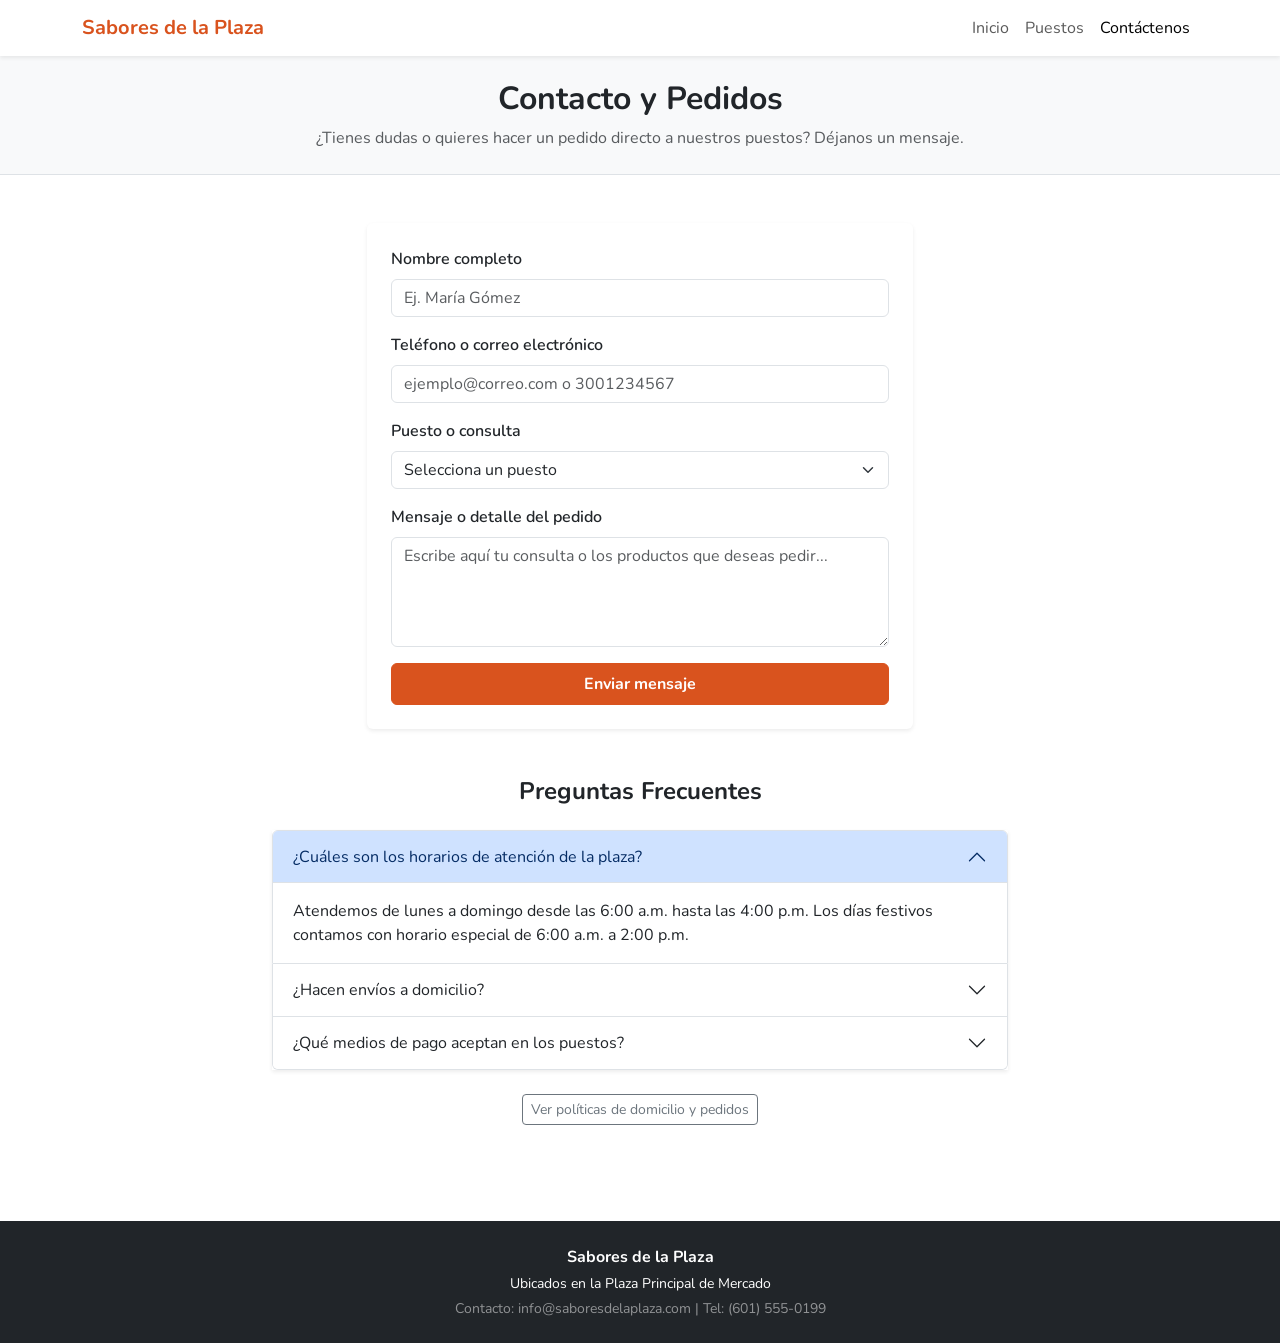
<file: plaza/contacto.html>
<!--
============================================================
Página CONTACTO Y PEDIDOS · Sabores de la Plaza
Ejercicios 01, 02, 06, 07 y 08
============================================================
Escribe tu HTML DEBAJO de este comentario.

Ejercicios 01 y 02 · Igual que en index.html
  - Bootstrap instalado y la MISMA barra de navegación.

Ejercicio 06 · El formulario
  - Campos: nombre (type="text"), teléfono o correo (type="tel" o
    type="email"), un <select> con al menos 3 puestos y un
    <textarea> para el mensaje.
  - Cada campo con su <label for="..."> igual a su id.
  - Clases de Bootstrap: form-control (form-select en el select).
  - Un <button type="submit"> con btn y un color (btn-primary…).
  - Centrado y sin ocupar todo el ancho en pantalla grande:
    la fila con justify-content-center y la columna menor a 12.

Ejercicio 07 · Más componentes de la documentación
  - Preguntas frecuentes (Components → Accordion), al menos 3.
  - Y uno de estos dos: un modal (Components → Modal) o unas
    pestañas (Components → Navs and tabs). Aquí o en otra página.

Ejercicio 08 · La letra
  - El mismo <link> de Google Fonts que en index.html.
============================================================
-->
<!DOCTYPE html>
<html lang="es">

<head>
  <meta charset="UTF-8">
  <meta name="viewport" content="width=device-width, initial-scale=1.0">
  <title>Contacto y Pedidos · Sabores de la Plaza</title>
  
  <!-- Bootstrap 5 CSS -->
  <link href="https://cdn.jsdelivr.net/npm/bootstrap@5.3.3/dist/css/bootstrap.min.css" rel="stylesheet">
  <!-- Google Fonts-->
  <link href="https://fonts.googleapis.com/css2?family=Nunito:wght@400;600;700&display=swap" rel="stylesheet">
  <!-- CSS -->
  <link rel="stylesheet" href="styles.css">
</head>

<body class="d-flex flex-column min-vh-100">

  <!-- Ejercicio 02 -->
  <nav class="navbar navbar-expand-lg bg-white shadow-sm">
    <div class="container">
      <a class="navbar-brand fw-bold text-primary" href="index.html">
        Sabores de la Plaza
      </a>
      <button class="navbar-toggler" type="button" data-bs-toggle="collapse" data-bs-target="#menuPrincipal"
        aria-controls="menuPrincipal" aria-expanded="false" aria-label="Abrir menú">
        <span class="navbar-toggler-icon"></span>
      </button>
      <div class="collapse navbar-collapse" id="menuPrincipal">
        <ul class="navbar-nav ms-auto">
          <li class="nav-item"><a class="nav-link" href="index.html">Inicio</a></li>
          <li class="nav-item"><a class="nav-link" href="puestos.html">Puestos</a></li>
          <li class="nav-item"><a class="nav-link active" href="contacto.html">Contáctenos</a></li>
        </ul>
      </div>
    </div>
  </nav>

  <!-- Encabezado de la página -->
  <header class="bg-light py-4 border-bottom mb-5 text-center">
    <div class="container">
      <h1 class="h2 fw-bold mb-2">Contacto y Pedidos</h1>
      <p class="text-muted mb-0">¿Tienes dudas o quieres hacer un pedido directo a nuestros puestos? Déjanos un mensaje.</p>
    </div>
  </header>

  <main class="container mb-5">
    
    <!-- Ejercicio 06 -->
    <div class="row justify-content-center mb-5">
      <div class="col-12 col-md-8 col-lg-6">
        <div class="card shadow-sm border-0 p-4">
          <form>
            
            <div class="mb-3">
              <label for="nombre" class="form-label fw-semibold">Nombre completo</label>
              <input type="text" class="form-control" id="nombre" name="nombre" placeholder="Ej. María Gómez" required>
            </div>

            <div class="mb-3">
              <label for="contacto" class="form-label fw-semibold">Teléfono o correo electrónico</label>
              <input type="email" class="form-control" id="contacto" name="contacto" placeholder="ejemplo@correo.com o 3001234567" required>
            </div>

            <div class="mb-3">
              <label for="puesto" class="form-label fw-semibold">Puesto o consulta</label>
              <select class="form-select" id="puesto" name="puesto" required>
                <option value="" selected disabled>Selecciona un puesto</option>
                <option value="puesto-1">Puesto 1: Frutas y Verduras</option>
                <option value="puesto-2">Puesto 2: Panadería y Cafetería</option>
                <option value="puesto-3">Puesto 3: Gastronomía y Almuerzos</option>
              </select>
            </div>

            <div class="mb-3">
              <label for="mensaje" class="form-label fw-semibold">Mensaje o detalle del pedido</label>
              <textarea class="form-control" id="mensaje" name="mensaje" rows="4" maxlength="500" placeholder="Escribe aquí tu consulta o los productos que deseas pedir..." required></textarea>
            </div>

            <button type="submit" class="btn btn-primary w-100 py-2 fw-bold">Enviar mensaje</button>

          </form>
        </div>
      </div>
    </div>

    <!-- Ejercicio 07 -->
    <section class="row justify-content-center mb-5">
      <div class="col-12 col-md-10 col-lg-8">
        <h2 class="h4 text-center fw-bold mb-4">Preguntas Frecuentes</h2>
        
        <div class="accordion shadow-sm" id="accordionFAQ">
          
          <div class="accordion-item">
            <h3 class="accordion-header">
              <button class="accordion-button" type="button" data-bs-toggle="collapse" data-bs-target="#faq1" aria-expanded="true" aria-controls="faq1">
                ¿Cuáles son los horarios de atención de la plaza?
              </button>
            </h3>
            <div id="faq1" class="accordion-collapse collapse show" data-bs-parent="#accordionFAQ">
              <div class="accordion-body">
                Atendemos de lunes a domingo desde las 6:00 a.m. hasta las 4:00 p.m. Los días festivos contamos con horario especial de 6:00 a.m. a 2:00 p.m.
              </div>
            </div>
          </div>

          <div class="accordion-item">
            <h3 class="accordion-header">
              <button class="accordion-button collapsed" type="button" data-bs-toggle="collapse" data-bs-target="#faq2" aria-expanded="false" aria-controls="faq2">
                ¿Hacen envíos a domicilio?
              </button>
            </h3>
            <div id="faq2" class="accordion-collapse collapse" data-bs-parent="#accordionFAQ">
              <div class="accordion-body">
                ¡Sí! Varios de nuestros puestos cuentan con servicio domiciliario local. Puedes solicitar el envío detallando tu pedido en el formulario de arriba.
              </div>
            </div>
          </div>

          <div class="accordion-item">
            <h3 class="accordion-header">
              <button class="accordion-button collapsed" type="button" data-bs-toggle="collapse" data-bs-target="#faq3" aria-expanded="false" aria-controls="faq3">
                ¿Qué medios de pago aceptan en los puestos?
              </button>
            </h3>
            <div id="faq3" class="accordion-collapse collapse" data-bs-parent="#accordionFAQ">
              <div class="accordion-body">
                Aceptamos pago en efectivo, transferencias bancarias (Nequi, Daviplata) y tarjetas de débito/crédito en la mayoría de los módulos.
              </div>
            </div>
          </div>

        </div>

        <!-- Ejercicio 07-->
        <div class="text-center mt-4">
          <button type="button" class="btn btn-outline-secondary btn-sm" data-bs-toggle="modal" data-bs-target="#modalTerminos">
            Ver políticas de domicilio y pedidos
          </button>
        </div>

      </div>
    </section>

  </main>

  <!-- Ejercicio 07 -->
  <div class="modal fade" id="modalTerminos" tabindex="-1" aria-labelledby="modalTerminosLabel" aria-hidden="true">
    <div class="modal-dialog modal-dialog-centered">
      <div class="modal-content">
        <div class="modal-header">
          <h5 class="modal-title fw-bold" id="modalTerminosLabel">Políticas de Domicilios</h5>
          <button type="button" class="btn-close" data-bs-dismiss="modal" aria-label="Cerrar"></button>
        </div>
        <div class="modal-content-body p-3">
          <p class="small text-muted mb-0">Los pedidos realizados mediante la web son procesados directamente por cada comerciante. El tiempo de entrega promedio oscila entre 30 y 50 minutos según el sector.</p>
        </div>
        <div class="modal-footer">
          <button type="button" class="btn btn-primary btn-sm" data-bs-dismiss="modal">Entendido</button>
        </div>
      </div>
    </div>
  </div>

  <!-- Pie de página -->
  <footer class="bg-dark text-white text-center py-4 mt-auto">
    <div class="container">
      <p class="fw-bold mb-1">Sabores de la Plaza</p>
      <p class="small mb-1">Ubicados en la Plaza Principal de Mercado</p>
      <p class="small text-white-50 mb-0">Contacto: info@saboresdelaplaza.com | Tel: (601) 555-0199</p>
    </div>
  </footer>

  <!-- Bootstrap 5 JS Bundle -->
  <script src="https://cdn.jsdelivr.net/npm/bootstrap@5.3.3/dist/js/bootstrap.bundle.min.js"></script>
</body>

</html>
</file>
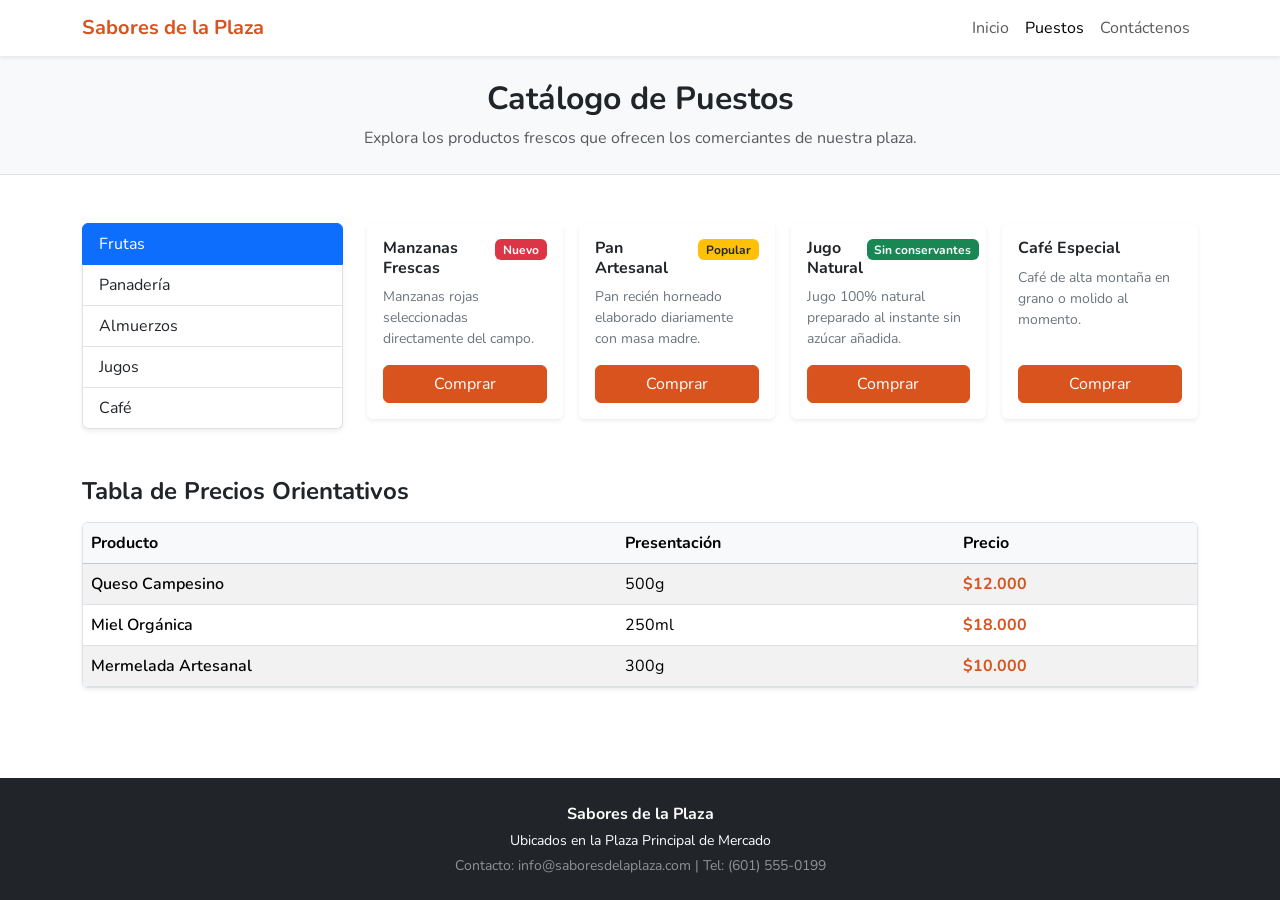
<file: plaza/puestos.html>
<!--
============================================================
Página NUESTROS PUESTOS · Sabores de la Plaza
Ejercicios 01, 02, 04, 05 y 08
============================================================
Escribe tu HTML DEBAJO de este comentario.

Ejercicios 01 y 02 · Igual que en index.html
  - Bootstrap instalado y la MISMA barra de navegación.

Ejercicio 04 · El catálogo
  - Una fila con dos columnas: un lateral angosto y un contenido
    ancho que sumen 12 en pantalla grande.
  - El lateral tiene las 5 categorías: Frutas, Panadería,
    Almuerzos, Jugos y Café (por ejemplo, con un list-group).
  - El contenido tiene al menos 4 tarjetas (card), cada una en su
    propia columna, con card-title, card-text y un botón.
  - Todas las tarjetas de una fila miden lo mismo (h-100).
  - Más tarjetas por fila en el computador; menos en el celular.

'Ejercicio 05 · A cazar en la documentación
  - Al menos 3 distintivos de color (Components → Badge) dentro de
    las tarjetas: "Nuevo", "Popular", "Sin conservantes"…
  - Una tabla de precios (Content → Tables) con la clase table,
    un <thead> con al menos 2 columnas y al menos 3 productos.'

Ejercicio 08 · La letra
  - El mismo <link> de Google Fonts que en index.html.
============================================================
-->
<!DOCTYPE html>
<html lang="es">

<head>
  <meta charset="UTF-8">
  <meta name="viewport" content="width=device-width, initial-scale=1.0">
  <title>Nuestros Puestos · Sabores de la Plaza</title>
  
  <!-- Bootstrap 5 CSS -->
  <link href="https://cdn.jsdelivr.net/npm/bootstrap@5.3.3/dist/css/bootstrap.min.css" rel="stylesheet">
  <!-- Google Fonts -->
  <link href="https://fonts.googleapis.com/css2?family=Nunito:wght@400;600;700&display=swap" rel="stylesheet">
  <!-- CSS -->
  <link rel="stylesheet" href="styles.css">
</head>

<body class="d-flex flex-column min-vh-100">

  <!-- Ejercicio 02 -->
  <nav class="navbar navbar-expand-lg bg-white shadow-sm">
    <div class="container">
      <a class="navbar-brand fw-bold text-primary" href="index.html">
        Sabores de la Plaza
      </a>
      <button class="navbar-toggler" type="button" data-bs-toggle="collapse" data-bs-target="#menuPrincipal"
        aria-controls="menuPrincipal" aria-expanded="false" aria-label="Abrir menú">
        <span class="navbar-toggler-icon"></span>
      </button>
      <div class="collapse navbar-collapse" id="menuPrincipal">
        <ul class="navbar-nav ms-auto">
          <li class="nav-item"><a class="nav-link" href="index.html">Inicio</a></li>
          <li class="nav-item"><a class="nav-link active" href="puestos.html">Puestos</a></li>
          <li class="nav-item"><a class="nav-link" href="contacto.html">Contáctenos</a></li>
        </ul>
      </div>
    </div>
  </nav>

  <!-- Encabezado de sección -->
  <header class="bg-light py-4 border-bottom mb-5 text-center">
    <div class="container">
      <h1 class="h2 fw-bold mb-2">Catálogo de Puestos</h1>
      <p class="text-muted mb-0">Explora los productos frescos que ofrecen los comerciantes de nuestra plaza.</p>
    </div>
  </header>

  <main class="container mb-5">
    
    <!-- Ejercicio 04 -->
    <div class="row mb-5">

      <aside class="col-12 col-lg-3 mb-4 mb-lg-0">
        <div class="list-group shadow-sm">
          <a href="#" class="list-group-item list-group-item-action active" aria-current="true">Frutas</a>
          <a href="#" class="list-group-item list-group-item-action">Panadería</a>
          <a href="#" class="list-group-item list-group-item-action">Almuerzos</a>
          <a href="#" class="list-group-item list-group-item-action">Jugos</a>
          <a href="#" class="list-group-item list-group-item-action">Café</a>
        </div>
      </aside>


      <section class="col-12 col-lg-9">
        <div class="row row-cols-1 row-cols-sm-2 row-cols-xl-4 g-3">

          <!-- Tarjeta 1 -->
          <div class="col">
            <div class="card h-100 shadow-sm border-0">
              <div class="card-body d-flex flex-column">
                <h5 class="card-title d-flex justify-content-between align-items-start fs-6 fw-bold">
                  Manzanas Frescas
                  <span class="badge bg-danger ms-1">Nuevo</span>
                </h5>
                <p class="card-text text-secondary small">Manzanas rojas seleccionadas directamente del campo.</p>
                <a href="contacto.html" class="btn btn-primary mt-auto w-100">Comprar</a>
              </div>
            </div>
          </div>

          <!-- Tarjeta 2  -->
          <div class="col">
            <div class="card h-100 shadow-sm border-0">
              <div class="card-body d-flex flex-column">
                <h5 class="card-title d-flex justify-content-between align-items-start fs-6 fw-bold">
                  Pan Artesanal
                  <span class="badge bg-warning text-dark ms-1">Popular</span>
                </h5>
                <p class="card-text text-secondary small">Pan recién horneado elaborado diariamente con masa madre.</p>
                <a href="contacto.html" class="btn btn-primary mt-auto w-100">Comprar</a>
              </div>
            </div>
          </div>

          <!-- Tarjeta 3 -->
          <div class="col">
            <div class="card h-100 shadow-sm border-0">
              <div class="card-body d-flex flex-column">
                <h5 class="card-title d-flex justify-content-between align-items-start fs-6 fw-bold">
                  Jugo Natural
                  <span class="badge bg-success ms-1">Sin conservantes</span>
                </h5>
                <p class="card-text text-secondary small">Jugo 100% natural preparado al instante sin azúcar añadida.</p>
                <a href="contacto.html" class="btn btn-primary mt-auto w-100">Comprar</a>
              </div>
            </div>
          </div>

          <!-- Tarjeta 4 -->
          <div class="col">
            <div class="card h-100 shadow-sm border-0">
              <div class="card-body d-flex flex-column">
                <h5 class="card-title fs-6 fw-bold">Café Especial</h5>
                <p class="card-text text-secondary small">Café de alta montaña en grano o molido al momento.</p>
                <a href="contacto.html" class="btn btn-primary mt-auto w-100">Comprar</a>
              </div>
            </div>
          </div>

        </div>
      </section>

    </div>

    <!-- Ejercicio 05-->
    <section class="mt-5">
      <h2 class="h4 fw-bold mb-3">Tabla de Precios Orientativos</h2>
      <div class="table-responsive shadow-sm rounded border">
        <table class="table table-striped align-middle mb-0">
          <thead class="table-light">
            <tr>
              <th scope="col">Producto</th>
              <th scope="col">Presentación</th>
              <th scope="col">Precio</th>
            </tr>
          </thead>
          <tbody>
            <tr>
              <td class="fw-semibold">Queso Campesino</td>
              <td>500g</td>
              <td class="text-primary fw-bold">$12.000</td>
            </tr>
            <tr>
              <td class="fw-semibold">Miel Orgánica</td>
              <td>250ml</td>
              <td class="text-primary fw-bold">$18.000</td>
            </tr>
            <tr>
              <td class="fw-semibold">Mermelada Artesanal</td>
              <td>300g</td>
              <td class="text-primary fw-bold">$10.000</td>
            </tr>
          </tbody>
        </table>
      </div>
    </section>

  </main>

  <!-- Pie de página -->
  <footer class="bg-dark text-white text-center py-4 mt-auto">
    <div class="container">
      <p class="fw-bold mb-1">Sabores de la Plaza</p>
      <p class="small mb-1">Ubicados en la Plaza Principal de Mercado</p>
      <p class="small text-white-50 mb-0">Contacto: info@saboresdelaplaza.com | Tel: (601) 555-0199</p>
    </div>
  </footer>

  <!-- Bootstrap 5 JS Bundle -->
  <script src="https://cdn.jsdelivr.net/npm/bootstrap@5.3.3/dist/js/bootstrap.bundle.min.js"></script>
</body>

</html>
</file>
<file: plaza/styles.css>
/*
============================================================
Ejercicio 08 · La identidad visual de Sabores de la Plaza
============================================================
El cliente pidió "nuestros propios colores, no el azul de todos
los sitios" y "una letra que se sienta cálida".
Escribe tu CSS DEBAJO de este comentario.

  - En :root, cambia --bs-primary y --bs-primary-rgb por tu color
    principal (el mismo color: uno en hexadecimal y otro en números).
  - En :root, cambia --bs-body-font-family por la fuente que traes
    de Google Fonts (el mismo nombre que va en el <link>).
  - Una regla para .btn-primary que cambie --bs-btn-bg (y si
    quieres, --bs-btn-border-color y --bs-btn-hover-bg).

Recuerda: este archivo se enlaza DESPUÉS de Bootstrap.
La paleta es tuya: colores cálidos de plaza de mercado.
============================================================
*/

/*Fonts Google*/
@import url('https://fonts.googleapis.com/css2?family=Electrolize&family=Erica+One&family=Gugi&family=Londrina+Shadow&family=Rubik+Spray+Paint&family=Stick+No+Bills:wght@200..800&family=Unica+One&family=WDXL+Lubrifont+JP+N&display=swap');
@import url('https://fonts.googleapis.com/css2?family=Allerta+Stencil&family=Electrolize&family=Erica+One&family=Gugi&family=Londrina+Shadow&family=Rubik+Spray+Paint&family=Stick+No+Bills:wght@200..800&family=Unica+One&family=WDXL+Lubrifont+JP+N&display=swap');
:root {
  /* Hexadecimal (#D9531E) y RGB (217, 83, 30) alineados */
  --bs-primary: #D9531E;
  --bs-primary-rgb: 217, 83, 30;

  /* Fuente cálida Nunito traída de Google Fonts */
  --bs-body-font-family: 'Nunito', sans-serif;
}

/* Personalización del botón principal de Bootstrap */
.btn-primary {
  --bs-btn-bg: #D9531E;
  --bs-btn-border-color: #D9531E;
  --bs-btn-hover-bg: #B83F12;
  --bs-btn-hover-border-color: #B83F12;
}


.hero-img {
  max-height: 450px;
  object-fit: cover;
}
</file>
